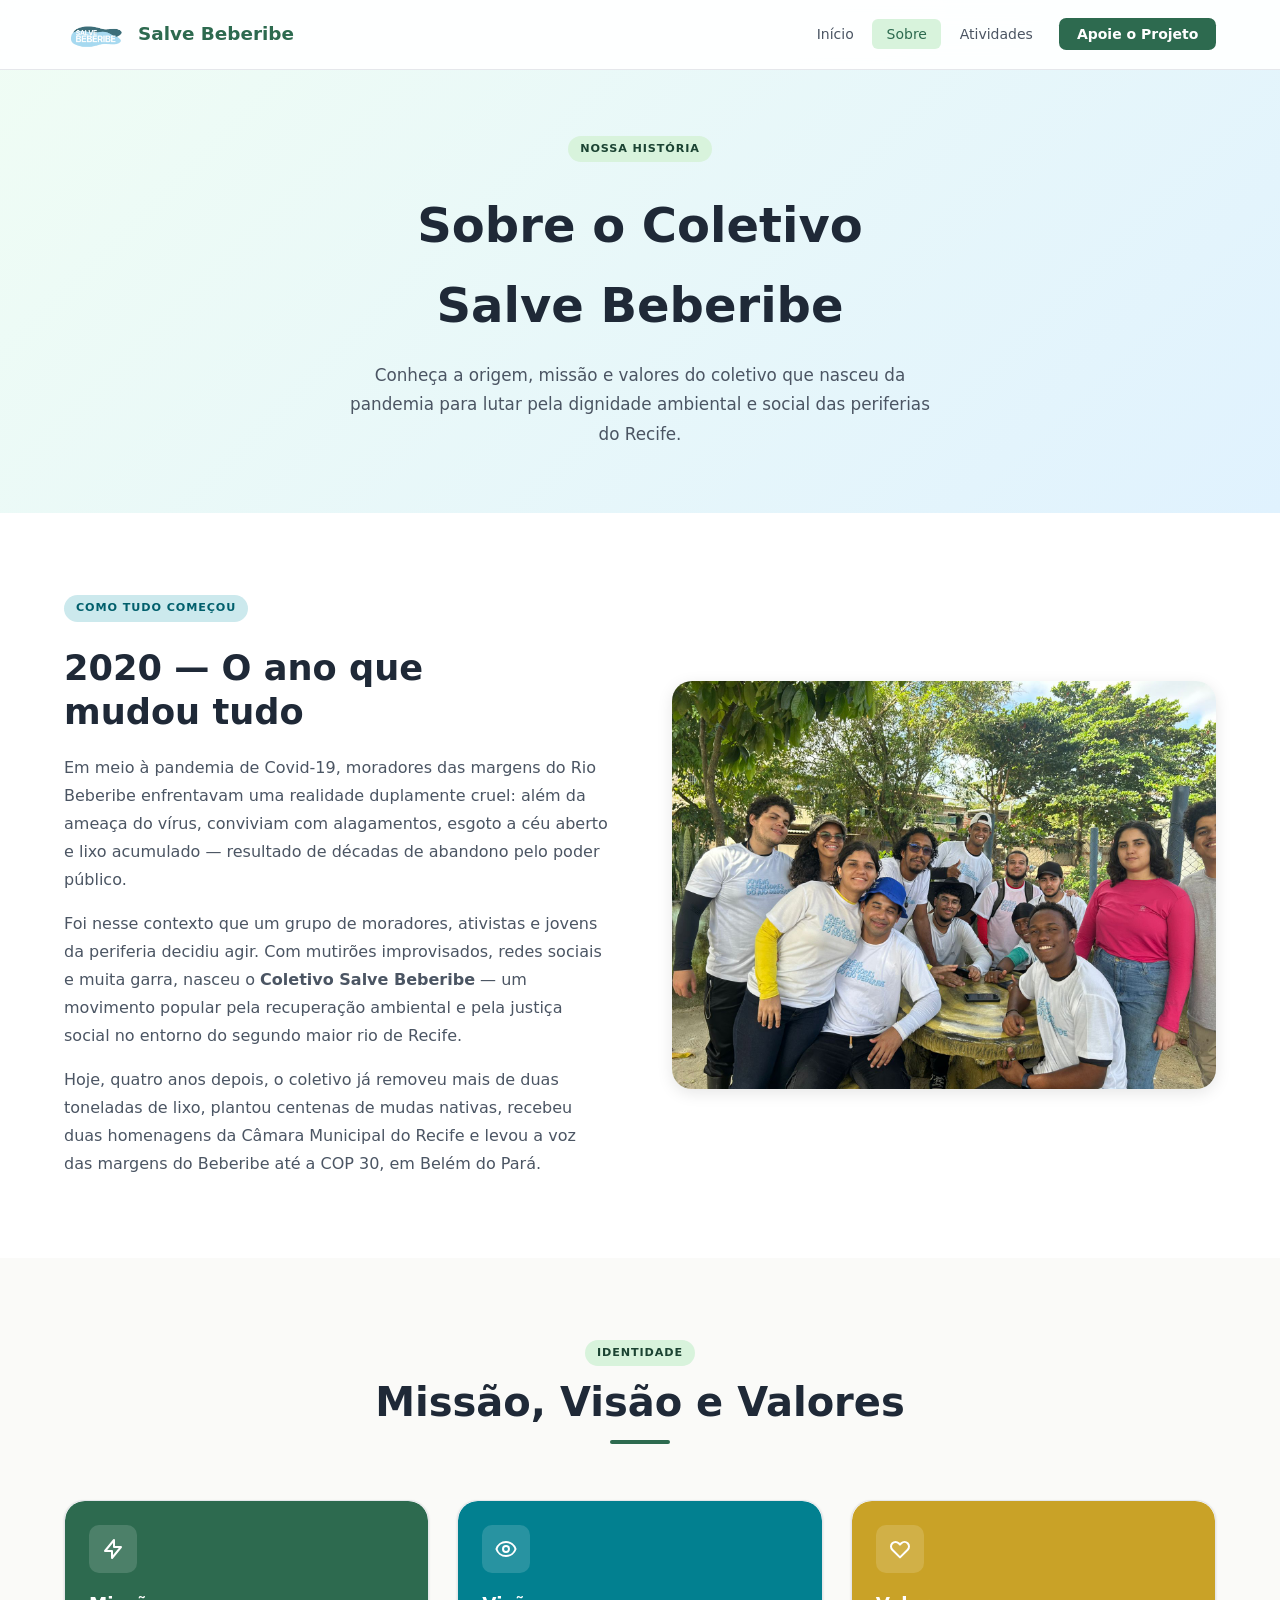
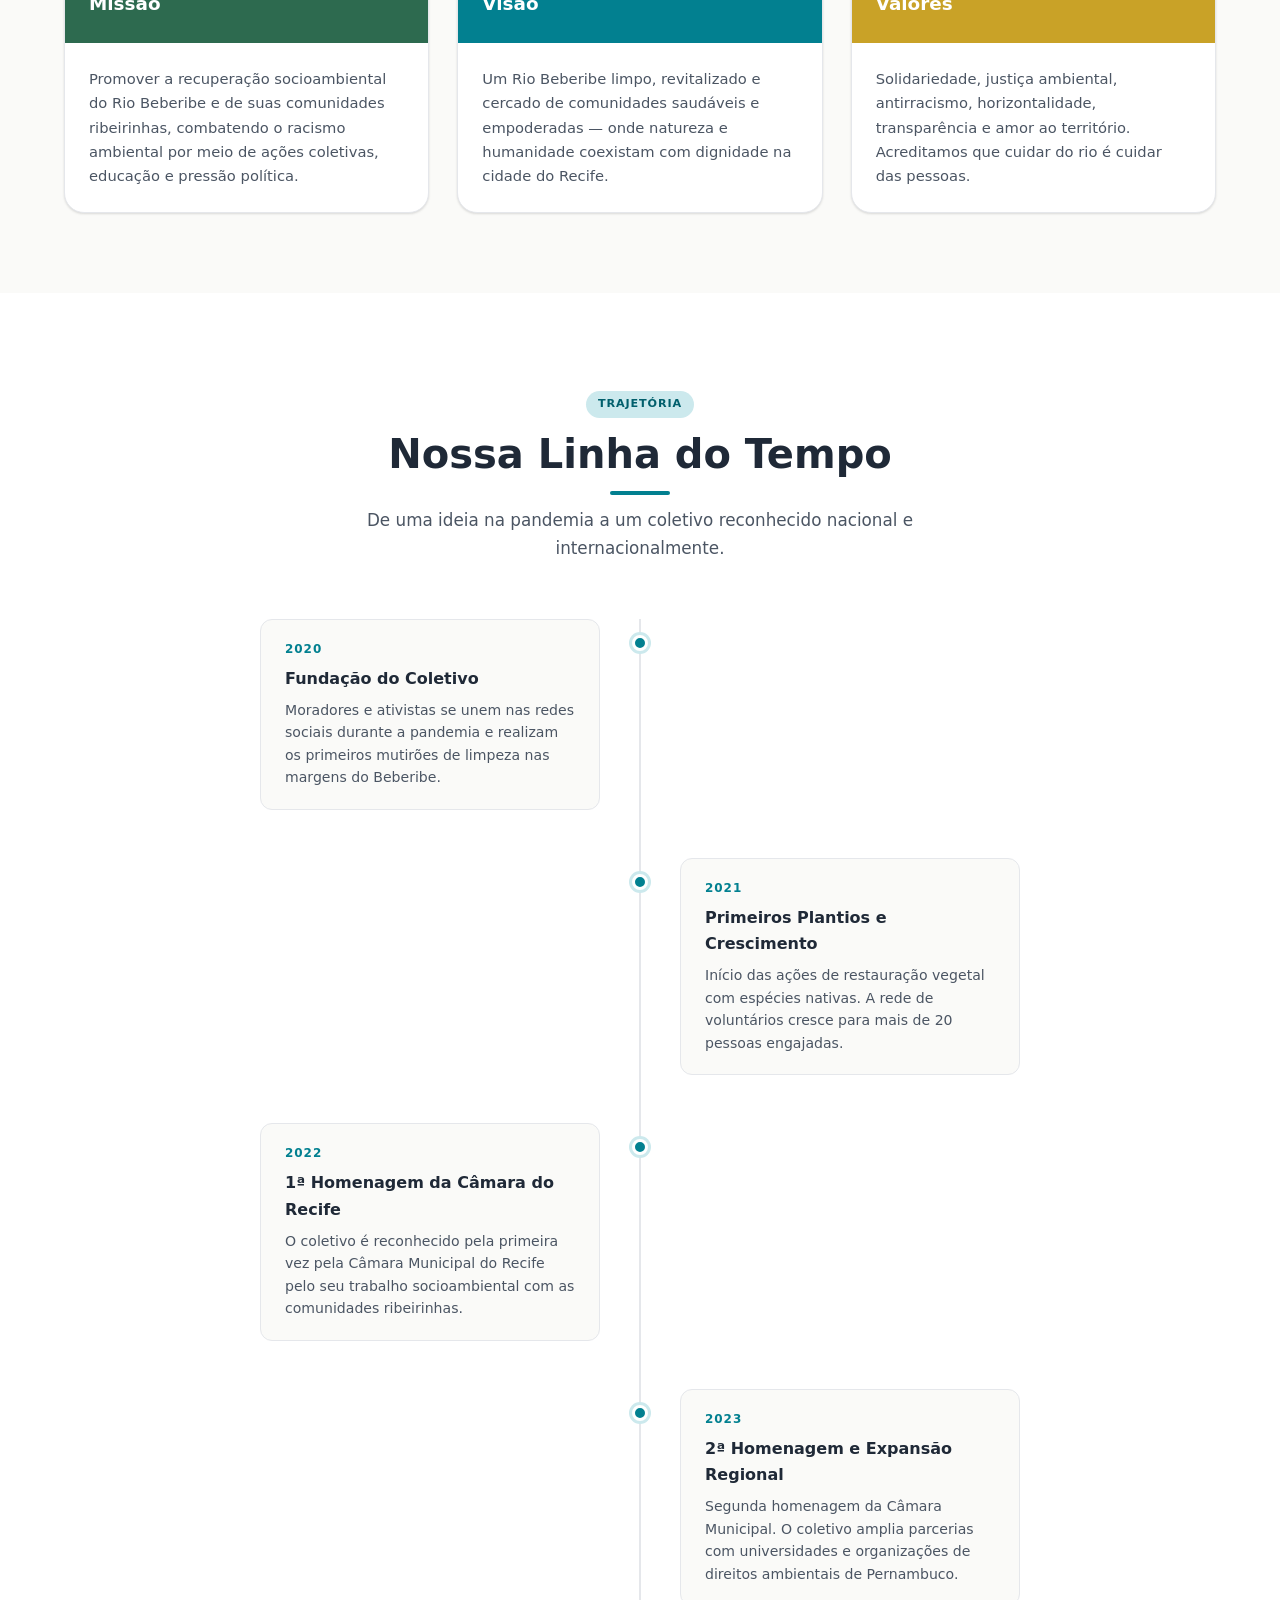
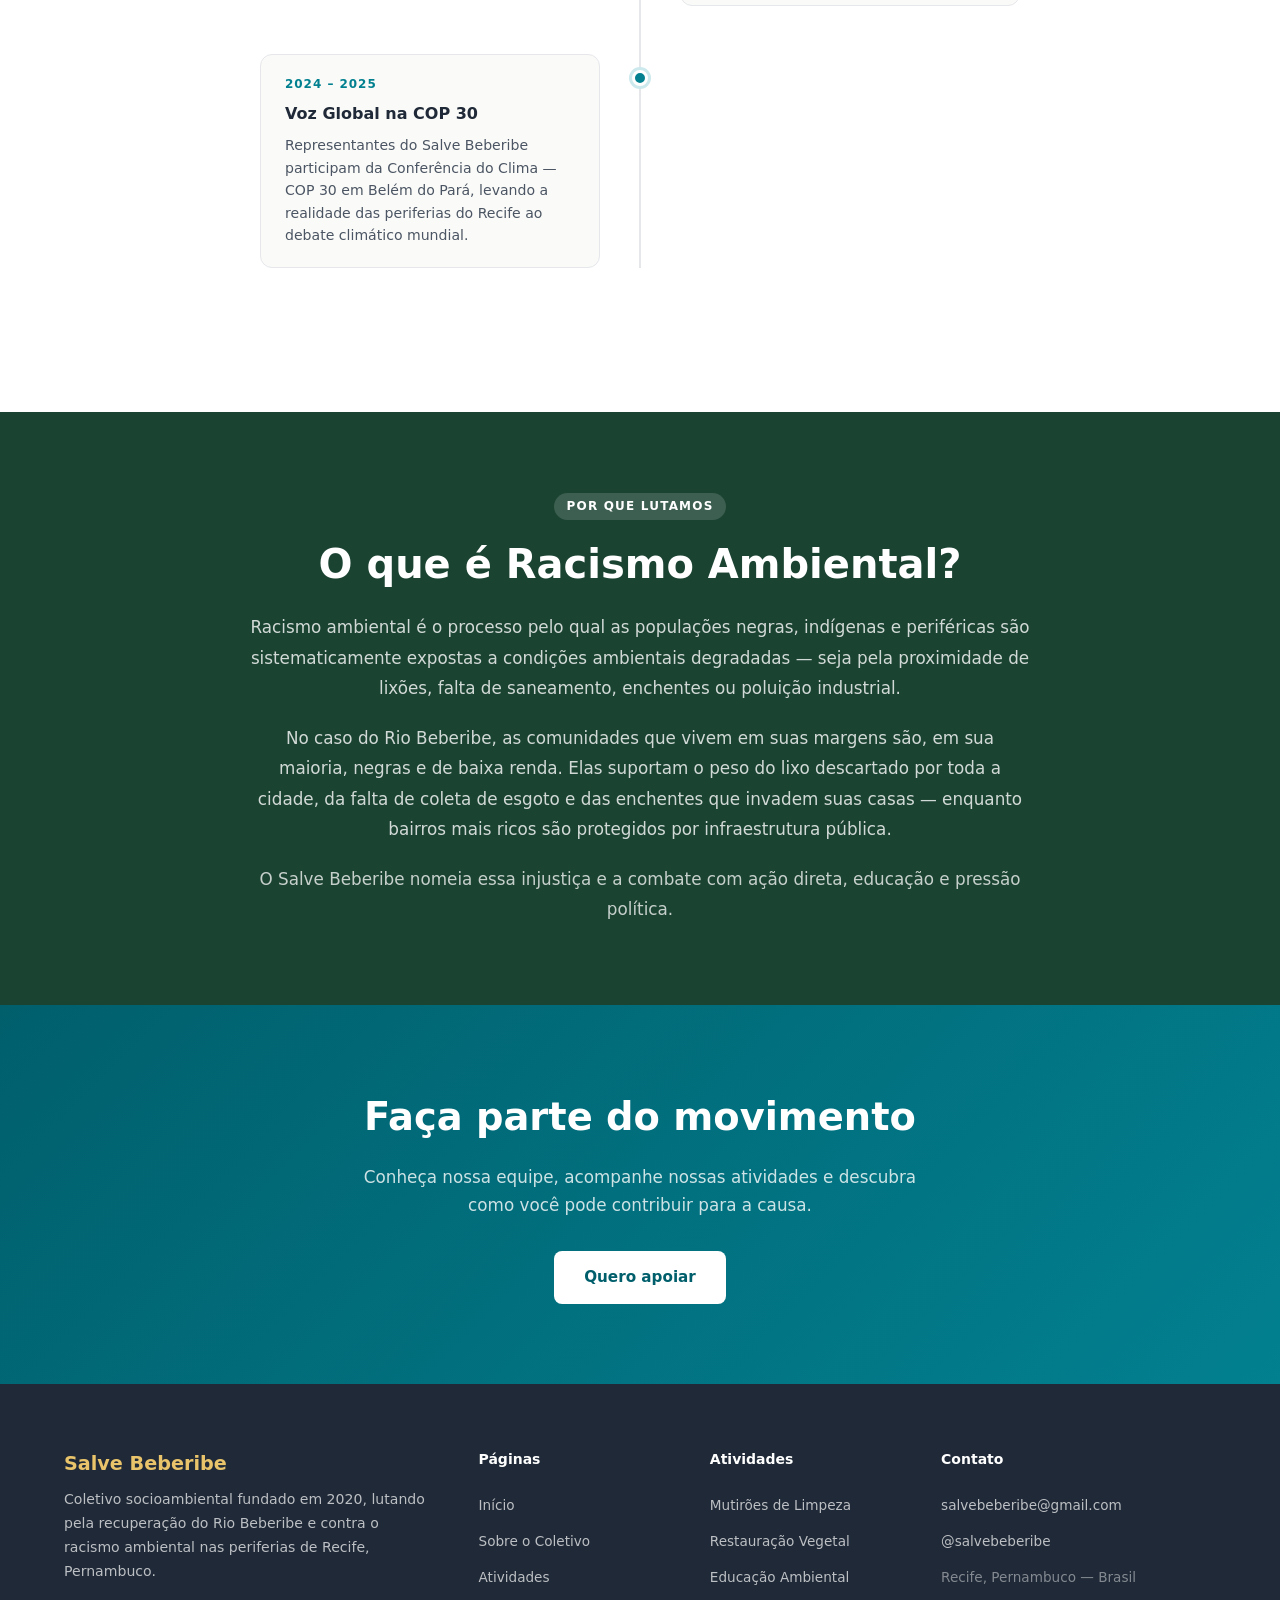
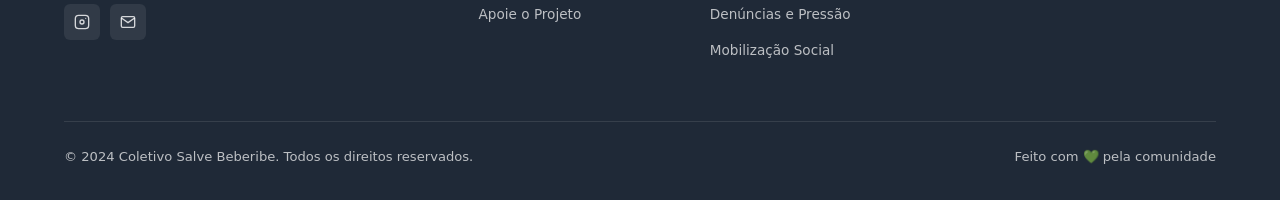
<file: sobre.html>
<!DOCTYPE html>
<html lang="pt-BR">
<head>
    <meta charset="UTF-8">
    <meta name="viewport" content="width=device-width, initial-scale=1.0">
    <meta name="description" content="Conheça a história do Coletivo Salve Beberibe — origem, missão, valores e a luta pelo Rio Beberibe no Recife.">
    <title>Sobre | Salve Beberibe</title>
    <link rel="stylesheet" href="css/styles.css">
    <link rel="icon" href="images/Logo-Salve-Beberibe.png" type="image/png">
</head>
<body>

<!-- ───────────── NAVBAR ───────────── -->
<nav class="navbar" role="navigation" aria-label="Navegação principal">
    <div class="container navbar-inner">
        <a href="index.html" class="navbar-logo" aria-label="Salve Beberibe — Início">
            <img src="images/Logo-Salve-Beberibe.png" alt="Logo Salve Beberibe" onerror="this.style.display='none'">
            Salve Beberibe
        </a>
        <ul class="navbar-links" role="list">
            <li><a href="index.html">Início</a></li>
            <li><a href="sobre.html" class="active">Sobre</a></li>
            <li><a href="atividades.html">Atividades</a></li>
            <li><a href="apoie.html" class="btn-cta">Apoie o Projeto</a></li>
        </ul>
        <button class="hamburger" id="hamburger" aria-label="Abrir menu" aria-expanded="false">
            <span></span><span></span><span></span>
        </button>
    </div>
</nav>

<div id="mobile-menu" class="mobile-menu">
    <a href="index.html">Início</a>
    <a href="sobre.html">Sobre</a>
    <a href="atividades.html">Atividades</a>
    <a href="apoie.html" class="btn-cta-mobile">Apoie o Projeto</a>
</div>

<!-- ───────────── PAGE HERO ───────────── -->
<section class="page-hero" style="padding: calc(var(--nav-h) + 4rem) 0 4rem; background: linear-gradient(135deg, #f0fdf4 0%, #e0f2fe 100%); text-align: center;">
    <div class="container">
        <span class="badge badge-green">Nossa história</span>
        <h1 style="font-size:clamp(2rem,5vw,3rem); font-weight:900; margin:.75rem 0 1rem; color:var(--gray-800)">Sobre o Coletivo<br>Salve Beberibe</h1>
        <p style="max-width:600px; margin:0 auto; color:var(--gray-600); font-size:1.05rem; line-height:1.75">
            Conheça a origem, missão e valores do coletivo que nasceu da pandemia
            para lutar pela dignidade ambiental e social das periferias do Recife.
        </p>
    </div>
</section>

<!-- ───────────── ORIGEM ───────────── -->
<section style="padding:5rem 0; background:#fff;">
    <div class="container">
        <div class="about-home-grid">
            <div class="reveal">
                <span class="badge badge-blue">Como tudo começou</span>
                <h2 style="font-size:clamp(1.6rem,3.5vw,2.2rem); font-weight:800; margin:.75rem 0 1.25rem; line-height:1.25">2020 — O ano que<br>mudou tudo</h2>
                <p style="color:var(--gray-600); line-height:1.75; margin-bottom:1rem">
                    Em meio à pandemia de Covid-19, moradores das margens do Rio Beberibe
                    enfrentavam uma realidade duplamente cruel: além da ameaça do vírus,
                    conviviam com alagamentos, esgoto a céu aberto e lixo acumulado —
                    resultado de décadas de abandono pelo poder público.
                </p>
                <p style="color:var(--gray-600); line-height:1.75; margin-bottom:1rem">
                    Foi nesse contexto que um grupo de moradores, ativistas e jovens da
                    periferia decidiu agir. Com mutirões improvisados, redes sociais e
                    muita garra, nasceu o <strong>Coletivo Salve Beberibe</strong> —
                    um movimento popular pela recuperação ambiental e pela justiça social
                    no entorno do segundo maior rio de Recife.
                </p>
                <p style="color:var(--gray-600); line-height:1.75">
                    Hoje, quatro anos depois, o coletivo já removeu mais de duas toneladas
                    de lixo, plantou centenas de mudas nativas, recebeu duas homenagens
                    da Câmara Municipal do Recife e levou a voz das margens do Beberibe
                    até a COP 30, em Belém do Pará.
                </p>
            </div>
            <div class="about-home-img reveal">
                <img src="images/foto-feliz.jpeg" alt="Primeiro mutirão de limpeza do Rio Beberibe">
            </div>
        </div>
    </div>
</section>

<!-- ───────────── MISSÃO / VISÃO / VALORES ───────────── -->
<section style="padding:5rem 0; background:var(--cream);">
    <div class="container">
        <div class="section-header reveal">
            <span class="badge badge-green">Identidade</span>
            <h2>Missão, Visão e Valores</h2>
            <div class="divider divider-green"></div>
        </div>
        <div style="display:grid; grid-template-columns: repeat(auto-fit, minmax(280px,1fr)); gap:1.75rem;">
            <div class="activity-card reveal" style="padding:0">
                <div style="background:var(--green); padding:1.5rem; border-radius:var(--radius-lg) var(--radius-lg) 0 0;">
                    <div style="width:48px;height:48px;background:rgba(255,255,255,.15);border-radius:.625rem;display:flex;align-items:center;justify-content:center;margin-bottom:1rem">
                        <svg xmlns="http://www.w3.org/2000/svg" fill="none" viewBox="0 0 24 24" stroke="#fff" stroke-width="2" width="24" height="24"><path stroke-linecap="round" stroke-linejoin="round" d="M13 10V3L4 14h7v7l9-11h-7z"/></svg>
                    </div>
                    <h3 style="color:#fff;font-size:1.15rem;font-weight:800">Missão</h3>
                </div>
                <div class="activity-card-body">
                    <p>Promover a recuperação socioambiental do Rio Beberibe e de suas comunidades ribeirinhas, combatendo o racismo ambiental por meio de ações coletivas, educação e pressão política.</p>
                </div>
            </div>
            <div class="activity-card reveal" style="padding:0">
                <div style="background:var(--blue); padding:1.5rem; border-radius:var(--radius-lg) var(--radius-lg) 0 0;">
                    <div style="width:48px;height:48px;background:rgba(255,255,255,.15);border-radius:.625rem;display:flex;align-items:center;justify-content:center;margin-bottom:1rem">
                        <svg xmlns="http://www.w3.org/2000/svg" fill="none" viewBox="0 0 24 24" stroke="#fff" stroke-width="2" width="24" height="24"><path stroke-linecap="round" stroke-linejoin="round" d="M15 12a3 3 0 11-6 0 3 3 0 016 0z"/><path stroke-linecap="round" stroke-linejoin="round" d="M2.458 12C3.732 7.943 7.523 5 12 5c4.478 0 8.268 2.943 9.542 7-1.274 4.057-5.064 7-9.542 7-4.477 0-8.268-2.943-9.542-7z"/></svg>
                    </div>
                    <h3 style="color:#fff;font-size:1.15rem;font-weight:800">Visão</h3>
                </div>
                <div class="activity-card-body">
                    <p>Um Rio Beberibe limpo, revitalizado e cercado de comunidades saudáveis e empoderadas — onde natureza e humanidade coexistam com dignidade na cidade do Recife.</p>
                </div>
            </div>
            <div class="activity-card reveal" style="padding:0">
                <div style="background:var(--yellow-dark); padding:1.5rem; border-radius:var(--radius-lg) var(--radius-lg) 0 0;">
                    <div style="width:48px;height:48px;background:rgba(255,255,255,.15);border-radius:.625rem;display:flex;align-items:center;justify-content:center;margin-bottom:1rem">
                        <svg xmlns="http://www.w3.org/2000/svg" fill="none" viewBox="0 0 24 24" stroke="#fff" stroke-width="2" width="24" height="24"><path stroke-linecap="round" stroke-linejoin="round" d="M4.318 6.318a4.5 4.5 0 000 6.364L12 20.364l7.682-7.682a4.5 4.5 0 00-6.364-6.364L12 7.636l-1.318-1.318a4.5 4.5 0 00-6.364 0z"/></svg>
                    </div>
                    <h3 style="color:#fff;font-size:1.15rem;font-weight:800">Valores</h3>
                </div>
                <div class="activity-card-body">
                    <p>Solidariedade, justiça ambiental, antirracismo, horizontalidade, transparência e amor ao território. Acreditamos que cuidar do rio é cuidar das pessoas.</p>
                </div>
            </div>
        </div>
    </div>
</section>

<!-- ───────────── LINHA DO TEMPO ───────────── -->
<section class="timeline-section">
    <div class="container">
        <div class="section-header reveal">
            <span class="badge badge-blue">Trajetória</span>
            <h2>Nossa Linha do Tempo</h2>
            <div class="divider divider-blue"></div>
            <p>De uma ideia na pandemia a um coletivo reconhecido nacional e internacionalmente.</p>
        </div>
        <div class="timeline">
            <div class="timeline-item">
                <div class="timeline-dot"></div>
                <div class="timeline-content reveal">
                    <div class="timeline-year">2020</div>
                    <h3>Fundação do Coletivo</h3>
                    <p>Moradores e ativistas se unem nas redes sociais durante a pandemia e realizam os primeiros mutirões de limpeza nas margens do Beberibe.</p>
                </div>
            </div>
            <div class="timeline-item">
                <div class="timeline-dot"></div>
                <div class="timeline-content reveal">
                    <div class="timeline-year">2021</div>
                    <h3>Primeiros Plantios e Crescimento</h3>
                    <p>Início das ações de restauração vegetal com espécies nativas. A rede de voluntários cresce para mais de 20 pessoas engajadas.</p>
                </div>
            </div>
            <div class="timeline-item">
                <div class="timeline-dot"></div>
                <div class="timeline-content reveal">
                    <div class="timeline-year">2022</div>
                    <h3>1ª Homenagem da Câmara do Recife</h3>
                    <p>O coletivo é reconhecido pela primeira vez pela Câmara Municipal do Recife pelo seu trabalho socioambiental com as comunidades ribeirinhas.</p>
                </div>
            </div>
            <div class="timeline-item">
                <div class="timeline-dot"></div>
                <div class="timeline-content reveal">
                    <div class="timeline-year">2023</div>
                    <h3>2ª Homenagem e Expansão Regional</h3>
                    <p>Segunda homenagem da Câmara Municipal. O coletivo amplia parcerias com universidades e organizações de direitos ambientais de Pernambuco.</p>
                </div>
            </div>
            <div class="timeline-item">
                <div class="timeline-dot"></div>
                <div class="timeline-content reveal">
                    <div class="timeline-year">2024 – 2025</div>
                    <h3>Voz Global na COP 30</h3>
                    <p>Representantes do Salve Beberibe participam da Conferência do Clima — COP 30 em Belém do Pará, levando a realidade das periferias do Recife ao debate climático mundial.</p>
                </div>
            </div>
        </div>
    </div>
</section>

<!-- ───────────── RACISMO AMBIENTAL ───────────── -->
<section style="padding:5rem 0; background:var(--green-dark); color:#fff; position:relative; overflow:hidden;">
    <div class="container" style="position:relative; z-index:1;">
        <div style="max-width:780px; margin:0 auto; text-align:center;">
            <span class="badge" style="background:rgba(255,255,255,.15); color:#fff; font-size:.75rem; letter-spacing:.1em; margin-bottom:1.25rem;">Por que lutamos</span>
            <h2 style="font-size:clamp(1.75rem,4vw,2.5rem); font-weight:900; margin-bottom:1.5rem; line-height:1.2">O que é Racismo Ambiental?</h2>
            <p style="color:rgba(255,255,255,.8); font-size:1.05rem; line-height:1.8; margin-bottom:1.25rem">
                Racismo ambiental é o processo pelo qual as populações negras, indígenas e periféricas
                são sistematicamente expostas a condições ambientais degradadas — seja pela proximidade
                de lixões, falta de saneamento, enchentes ou poluição industrial.
            </p>
            <p style="color:rgba(255,255,255,.8); font-size:1.05rem; line-height:1.8; margin-bottom:1.25rem">
                No caso do Rio Beberibe, as comunidades que vivem em suas margens são, em sua maioria,
                negras e de baixa renda. Elas suportam o peso do lixo descartado por toda a cidade,
                da falta de coleta de esgoto e das enchentes que invadem suas casas — enquanto bairros
                mais ricos são protegidos por infraestrutura pública.
            </p>
            <p style="color:rgba(255,255,255,.75); font-size:1.05rem; line-height:1.8">
                O Salve Beberibe nomeia essa injustiça e a combate com ação direta, educação e pressão política.
            </p>
        </div>
    </div>
</section>

<!-- ───────────── CTA ───────────── -->
<section class="cta-banner">
    <div class="container">
        <h2>Faça parte do movimento</h2>
        <p>Conheça nossa equipe, acompanhe nossas atividades e descubra como você pode contribuir para a causa.</p>
        <div class="btns">
            <a href="apoie.html" class="btn" style="background:#fff;color:var(--blue-dark);font-weight:700">Quero apoiar</a>
        </div>
    </div>
</section>

<!-- ───────────── FOOTER ───────────── -->
<footer class="footer">
    <div class="container">
        <div class="footer-grid">
            <div class="footer-brand">
                <h3>Salve Beberibe</h3>
                <p>Coletivo socioambiental fundado em 2020, lutando pela recuperação do Rio Beberibe e contra o racismo ambiental nas periferias de Recife, Pernambuco.</p>
                <div class="footer-social">
                    <a href="https://instagram.com/salvebeberibe" target="_blank" rel="noopener" aria-label="Instagram">
                        <svg xmlns="http://www.w3.org/2000/svg" viewBox="0 0 24 24" fill="none" stroke="currentColor" stroke-width="2" width="16" height="16"><rect x="2" y="2" width="20" height="20" rx="5"/><circle cx="12" cy="12" r="3"/><circle cx="17.5" cy="6.5" r="1" fill="currentColor" stroke="none"/></svg>
                    </a>
                    <a href="mailto:salvebeberibe@gmail.com" aria-label="E-mail">
                        <svg xmlns="http://www.w3.org/2000/svg" viewBox="0 0 24 24" fill="none" stroke="currentColor" stroke-width="2" width="16" height="16"><path d="M4 4h16c1.1 0 2 .9 2 2v12c0 1.1-.9 2-2 2H4c-1.1 0-2-.9-2-2V6c0-1.1.9-2 2-2z"/><polyline points="22,6 12,13 2,6"/></svg>
                    </a>
                </div>
            </div>
            <div class="footer-col">
                <h4>Páginas</h4>
                <ul>
                    <li><a href="index.html">Início</a></li>
                    <li><a href="sobre.html">Sobre o Coletivo</a></li>
                    <li><a href="atividades.html">Atividades</a></li>
                    <li><a href="apoie.html">Apoie o Projeto</a></li>
                </ul>
            </div>
            <div class="footer-col">
                <h4>Atividades</h4>
                <ul>
                    <li><a href="atividades.html#limpeza">Mutirões de Limpeza</a></li>
                    <li><a href="atividades.html#plantio">Restauração Vegetal</a></li>
                    <li><a href="atividades.html#educacao">Educação Ambiental</a></li>
                    <li><a href="atividades.html#denuncia">Denúncias e Pressão</a></li>
                    <li><a href="atividades.html#mobilizacao">Mobilização Social</a></li>
                </ul>
            </div>
            <div class="footer-col">
                <h4>Contato</h4>
                <ul>
                    <li><a href="mailto:salvebeberibe@gmail.com">salvebeberibe@gmail.com</a></li>
                    <li><a href="https://instagram.com/salvebeberibe" target="_blank" rel="noopener">@salvebeberibe</a></li>
                    <li><span style="color:rgba(255,255,255,.45);font-size:.85rem">Recife, Pernambuco — Brasil</span></li>
                </ul>
            </div>
        </div>
        <div class="footer-bottom">
            <span>© 2024 Coletivo Salve Beberibe. Todos os direitos reservados.</span>
            <span>Feito com 💚 pela comunidade</span>
        </div>
    </div>
</footer>

<button id="back-to-top" aria-label="Voltar ao topo">
    <svg xmlns="http://www.w3.org/2000/svg" fill="none" viewBox="0 0 24 24" stroke="currentColor" stroke-width="2.5" width="20" height="20"><path stroke-linecap="round" stroke-linejoin="round" d="M5 15l7-7 7 7"/></svg>
</button>

<script src="js/main.js"></script>
</body>
</html>
</file>
<file: css/styles.css>
/* =============================================
   SALVE BEBERIBE — Folha de Estilos Principal
   ============================================= */

/* --- Variaveis CSS --- */
:root {
    --green:       #2d6a4f;
    --green-dark:  #1b4332;
    --green-light: #d8f3dc;
    --blue:        #028090;
    --blue-dark:   #015f6c;
    --blue-light:  #cce9ed;
    --yellow:      #e9c46a;
    --yellow-dark: #c9a227;
    --cream:       #fafaf8;
    --gray-100:    #f3f4f6;
    --gray-200:    #e5e7eb;
    --gray-600:    #4b5563;
    --gray-800:    #1f2937;
    --white:       #ffffff;
    --shadow-sm:   0 1px 3px rgba(0,0,0,.08), 0 1px 2px rgba(0,0,0,.06);
    --shadow-md:   0 4px 16px rgba(0,0,0,.10);
    --shadow-lg:   0 10px 40px rgba(0,0,0,.14);
    --radius:      .75rem;
    --radius-lg:   1.25rem;
    --transition:  .3s ease;
    --nav-h:       70px;
}

/* --- Reset / Base --- */
*, *::before, *::after { box-sizing: border-box; margin: 0; padding: 0; }

html { scroll-behavior: smooth; font-size: 16px; }

body {
    font-family: 'Segoe UI', system-ui, -apple-system, sans-serif;
    background: var(--cream);
    color: var(--gray-800);
    line-height: 1.65;
    -webkit-font-smoothing: antialiased;
}

img { display: block; max-width: 100%; height: auto; }
a  { text-decoration: none; color: inherit; }
ul { list-style: none; }
button { cursor: pointer; border: none; background: none; }

/* --- Utilitários --- */
.container {
    max-width: 1200px;
    margin-inline: auto;
    padding-inline: 1.5rem;
}

/* Ajuste fluido do container em telas pequenas */
@media (max-width: 768px) {
    .container { padding-inline: 1rem; }
}
@media (max-width: 480px) {
    .container { padding-inline: .75rem; }
}

.section-header {
    text-align: center;
    margin-bottom: 3.5rem;
}
.section-header h2 {
    font-size: clamp(1.75rem, 4vw, 2.5rem);
    font-weight: 800;
    color: var(--gray-800);
    line-height: 1.2;
}
.section-header p {
    margin-top: .75rem;
    max-width: 640px;
    margin-inline: auto;
    color: var(--gray-600);
    font-size: 1.05rem;
}
.divider {
    width: 60px;
    height: 4px;
    border-radius: 2px;
    margin: .85rem auto 0;
}
.divider-blue   { background: var(--blue); }
.divider-green  { background: var(--green); }
.divider-yellow { background: var(--yellow-dark); }

.badge {
    display: inline-block;
    font-size: .7rem;
    font-weight: 700;
    letter-spacing: .08em;
    text-transform: uppercase;
    padding: .25rem .75rem;
    border-radius: 999px;
    margin-bottom: .75rem;
}
.badge-green  { background: var(--green-light); color: var(--green-dark); }
.badge-blue   { background: var(--blue-light);  color: var(--blue-dark); }
.badge-yellow { background: #fef9ec; color: var(--yellow-dark); }

/* --- Botões --- */
.btn {
    display: inline-flex;
    align-items: center;
    justify-content: center;
    gap: .5rem;
    padding: .75rem 1.75rem;
    border-radius: .5rem;
    font-weight: 600;
    font-size: .95rem;
    transition: var(--transition);
    border: 2px solid transparent;
    white-space: nowrap;
}

/* Em telas pequenas, botões primários ocupam largura total para melhor usabilidade */
@media (max-width: 768px) {
    .btn { width: 100%; justify-content: center; }
}
.btn-primary   { background: var(--green);  color: #fff; }
.btn-primary:hover { background: var(--green-dark); transform: translateY(-1px); box-shadow: var(--shadow-md); }

.btn-secondary { background: var(--green-light); color: var(--green-dark); }
.btn-secondary:hover { background: #b7e4c7; transform: translateY(-1px); }

.btn-outline-white { border-color: rgba(255,255,255,.6); color: #fff; }
.btn-outline-white:hover { background: rgba(255,255,255,.12); }

.btn-blue  { background: var(--blue);  color: #fff; }
.btn-blue:hover { background: var(--blue-dark); transform: translateY(-1px); box-shadow: var(--shadow-md); }

.btn-outline { border-color: var(--gray-200); color: var(--gray-800); background: #fff; }
.btn-outline:hover { background: var(--gray-100); }

/* --- Navbar --- */
.navbar {
    position: fixed;
    inset: 0 0 auto 0;
    z-index: 1000;
    background: rgba(255,255,255,.92);
    backdrop-filter: blur(12px);
    -webkit-backdrop-filter: blur(12px);
    border-bottom: 1px solid var(--gray-200);
    height: var(--nav-h);
    transition: background var(--transition), box-shadow var(--transition);
}
.navbar.scrolled { box-shadow: var(--shadow-md); }

.navbar-inner {
    display: flex;
    align-items: center;
    justify-content: space-between;
    height: 100%;
}

.navbar-logo {
    display: flex;
    align-items: center;
    gap: .625rem;
    font-weight: 800;
    font-size: 1.15rem;
    color: var(--green);
    flex-shrink: 0;
}
.navbar-logo img { height: 36px; }

.navbar-links {
    display: flex;
    align-items: center;
    gap: .25rem;
}
.navbar-links a {
    padding: .45rem .9rem;
    border-radius: .375rem;
    font-size: .875rem;
    font-weight: 500;
    color: var(--gray-600);
    transition: var(--transition);
}
.navbar-links a:hover,
.navbar-links a.active { color: var(--green); background: var(--green-light); }
.navbar-links .btn-cta {
    margin-left: .5rem;
    padding: .5rem 1.1rem;
    background: var(--green);
    color: #fff;
    border-radius: .45rem;
    font-size: .875rem;
    font-weight: 600;
}
.navbar-links .btn-cta:hover { background: var(--green-dark); }

/* Hamburguer */
.hamburger {
    display: none;
    flex-direction: column;
    justify-content: center;
    gap: 5px;
    padding: .5rem;
    border-radius: .375rem;
    transition: var(--transition);
}
.hamburger:hover { background: var(--gray-100); }
.hamburger span {
    display: block;
    width: 22px;
    height: 2px;
    background: var(--gray-800);
    border-radius: 2px;
    transition: var(--transition);
}
.hamburger.open span:nth-child(1) { transform: translateY(7px) rotate(45deg); }
.hamburger.open span:nth-child(2) { opacity: 0; }
.hamburger.open span:nth-child(3) { transform: translateY(-7px) rotate(-45deg); }

/* Mobile menu */
.mobile-menu {
    display: none;
    position: fixed;
    top: var(--nav-h);
    left: 0; right: 0;
    background: #fff;
    border-bottom: 1px solid var(--gray-200);
    padding: 1rem 1.5rem 1.5rem;
    z-index: 999;
    transform: translateY(-8px);
    opacity: 0;
    transition: opacity var(--transition), transform var(--transition);
}
.mobile-menu.open {
    display: block;
    transform: translateY(0);
    opacity: 1;
}
.mobile-menu a {
    display: block;
    padding: .75rem 1rem;
    border-radius: .45rem;
    color: var(--gray-600);
    font-weight: 500;
    transition: var(--transition);
}
.mobile-menu a { font-size: 1rem; }
.mobile-menu a:hover { color: var(--green); background: var(--green-light); }
.mobile-menu .btn-cta-mobile {
    display: block;
    margin-top: .75rem;
    padding: .75rem 1.25rem;
    background: var(--green);
    color: #fff;
    border-radius: .5rem;
    font-weight: 700;
    text-align: center;
}

/* --- Hero --- */
.hero {
    min-height: 100vh;
    display: flex;
    align-items: center;
    padding-top: var(--nav-h);
    position: relative;
    overflow: hidden;
    background: linear-gradient(135deg, #f0fdf4 0%, #e0f2fe 50%, #fff7ed 100%);
}
.hero::before {
    content: '';
    position: absolute;
    inset: 0;
    background:
        radial-gradient(circle at 10% 20%, rgba(45,106,79,.08) 0%, transparent 50%),
        radial-gradient(circle at 90% 80%, rgba(2,128,144,.08) 0%, transparent 50%);
    pointer-events: none;
}
.hero-grid {
    display: grid;
    grid-template-columns: 1fr 1fr;
    gap: 4rem;
    align-items: center;
}
.hero-eyebrow {
    font-size: .8rem;
    font-weight: 700;
    letter-spacing: .12em;
    text-transform: uppercase;
    color: var(--blue);
    margin-bottom: 1rem;
    display: flex;
    align-items: center;
    gap: .5rem;
}
.hero-eyebrow::before {
    content: '';
    display: inline-block;
    width: 28px;
    height: 2px;
    background: var(--blue);
    border-radius: 2px;
}
.hero h1 {
    font-size: clamp(2.2rem, 5vw, 3.5rem);
    font-weight: 900;
    line-height: 1.1;
    color: var(--gray-800);
    margin-bottom: 1.25rem;
}
.hero h1 span { color: var(--blue); }
.hero-desc {
    font-size: 1.1rem;
    color: var(--gray-600);
    max-width: 500px;
    margin-bottom: 2rem;
    line-height: 1.7;
}
.hero-btns { display: flex; flex-wrap: wrap; gap: .75rem; }

.hero-stats {
    display: flex;
    gap: 2rem;
    margin-top: 3rem;
    padding-top: 2rem;
    border-top: 1px solid var(--gray-200);
}
.stat-item { }
.stat-num {
    font-size: 1.75rem;
    font-weight: 900;
    color: var(--green);
    line-height: 1;
}
.stat-label { font-size: .78rem; color: var(--gray-600); margin-top: .2rem; }

.hero-img-wrap {
    position: relative;
}
.hero-img-wrap img {
    width: 100%;
    border-radius: var(--radius-lg);
    box-shadow: var(--shadow-lg);
    aspect-ratio: 4/3;
    object-fit: cover;
}
.hero-img-card {
    position: absolute;
    bottom: -1.5rem;
    left: -1.5rem;
    background: #fff;
    border-radius: var(--radius);
    padding: 1rem 1.25rem;
    box-shadow: var(--shadow-lg);
    display: flex;
    align-items: center;
    gap: .875rem;
}
.hero-img-card .icon {
    width: 44px;
    height: 44px;
    border-radius: .5rem;
    background: var(--green-light);
    display: flex;
    align-items: center;
    justify-content: center;
    flex-shrink: 0;
}
.hero-img-card .icon svg { width: 22px; height: 22px; color: var(--green); }
.hero-img-card strong { display: block; font-size: .9rem; color: var(--gray-800); }
.hero-img-card span { font-size: .75rem; color: var(--gray-600); }

/* --- Seção Sobre Resumida (home) --- */
.about-home {
    padding: 6rem 0;
    background: #fff;
}
.about-home-grid {
    display: grid;
    grid-template-columns: 1fr 1fr;
    gap: 4rem;
    align-items: center;
}
.about-home-img {
    border-radius: var(--radius-lg);
    overflow: hidden;
    box-shadow: var(--shadow-md);
}
.about-home-img img { width: 100%; aspect-ratio: 4/3; object-fit: cover; }
.about-pill {
    display: inline-flex;
    align-items: center;
    gap: .5rem;
    background: var(--green-light);
    color: var(--green-dark);
    font-size: .8rem;
    font-weight: 700;
    padding: .35rem .9rem;
    border-radius: 999px;
    margin-bottom: 1rem;
}
.about-home h2 {
    font-size: clamp(1.6rem, 3.5vw, 2.2rem);
    font-weight: 800;
    line-height: 1.25;
    margin-bottom: 1.25rem;
}
.about-home p { color: var(--gray-600); line-height: 1.75; margin-bottom: 1rem; }
.check-list { margin-top: 1.5rem; }
.check-list li {
    display: flex;
    align-items: flex-start;
    gap: .75rem;
    color: var(--gray-600);
    font-size: .95rem;
    margin-bottom: .75rem;
}
.check-list li::before {
    content: '';
    width: 20px;
    height: 20px;
    background: var(--green-light);
    border-radius: 50%;
    flex-shrink: 0;
    margin-top: .1rem;
    background-image: url("data:image/svg+xml,%3Csvg xmlns='http://www.w3.org/2000/svg' viewBox='0 0 24 24' fill='none' stroke='%232d6a4f' stroke-width='2.5'%3E%3Cpath d='M5 13l4 4L19 7'/%3E%3C/svg%3E");
    background-size: 12px;
    background-repeat: no-repeat;
    background-position: center;
}

/* --- Atividades Cards --- */
.activities-section {
    padding: 6rem 0;
    background: var(--cream);
}
.activities-grid {
    display: grid;
    grid-template-columns: repeat(3, 1fr);
    gap: 1.75rem;
}
.activity-card {
    background: #fff;
    border-radius: var(--radius-lg);
    overflow: hidden;
    box-shadow: var(--shadow-sm);
    transition: var(--transition);
    border: 1px solid var(--gray-200);
    display: flex;
    flex-direction: column;
}
.activity-card:hover { box-shadow: var(--shadow-lg); transform: translateY(-4px); }
.activity-card img { width: 100%; height: 200px; object-fit: cover; }
.activity-card-body { padding: 1.5rem; flex: 1; display: flex; flex-direction: column; }
.activity-card-body h3 { font-size: 1.1rem; font-weight: 700; margin-bottom: .6rem; color: var(--blue); }
.activity-card-body p { color: var(--gray-600); font-size: .92rem; line-height: 1.65; flex: 1; }
.activity-card-footer { padding: 0 1.5rem 1.5rem; }
.activity-card-footer a { font-size: .85rem; font-weight: 600; color: var(--green); display: inline-flex; align-items: center; gap: .3rem; }
.activity-card-footer a:hover { color: var(--green-dark); }

/* --- Conquistas / Stats --- */
.stats-section {
    padding: 6rem 0;
    background: linear-gradient(135deg, var(--green-dark) 0%, var(--green) 60%, var(--blue-dark) 100%);
    color: #fff;
    position: relative;
    overflow: hidden;
}
.stats-section::before {
    content: '';
    position: absolute;
    inset: 0;
    background: url("data:image/svg+xml,%3Csvg width='60' height='60' viewBox='0 0 60 60' xmlns='http://www.w3.org/2000/svg'%3E%3Cg fill='none' fill-rule='evenodd'%3E%3Cg fill='%23ffffff' fill-opacity='0.03'%3E%3Ccircle cx='30' cy='30' r='8'/%3E%3C/g%3E%3C/g%3E%3C/svg%3E");
    pointer-events: none;
}
.stats-section .section-header h2 { color: #fff; }
.stats-section .section-header p { color: rgba(255,255,255,.75); }
.stats-grid {
    display: grid;
    grid-template-columns: repeat(4, 1fr);
    gap: 2rem;
}
.stat-card {
    background: rgba(255,255,255,.1);
    backdrop-filter: blur(8px);
    border: 1px solid rgba(255,255,255,.15);
    border-radius: var(--radius-lg);
    padding: 2rem 1.5rem;
    text-align: center;
    transition: var(--transition);
}
.stat-card:hover { background: rgba(255,255,255,.15); transform: translateY(-3px); }
.stat-card-num {
    font-size: 2.25rem;
    font-weight: 900;
    color: var(--yellow);
    line-height: 1;
    display: block;
}
.stat-card-label { font-size: .85rem; color: rgba(255,255,255,.85); margin-top: .6rem; line-height: 1.4; }
.stat-card-icon {
    width: 48px;
    height: 48px;
    background: rgba(255,255,255,.12);
    border-radius: .625rem;
    display: flex;
    align-items: center;
    justify-content: center;
    margin: 0 auto 1.25rem;
}
.stat-card-icon svg { width: 24px; height: 24px; stroke: var(--yellow); }

/* --- Timeline / História --- */
.timeline-section {
    padding: 6rem 0;
    background: #fff;
}
.timeline {
    max-width: 780px;
    margin: 0 auto;
    position: relative;
}
.timeline::before {
    content: '';
    position: absolute;
    left: 50%;
    transform: translateX(-50%);
    top: 0; bottom: 0;
    width: 2px;
    background: var(--gray-200);
}
.timeline-item {
    display: flex;
    justify-content: flex-end;
    padding-right: calc(50% + 2.5rem);
    position: relative;
    margin-bottom: 3rem;
}
.timeline-item:nth-child(even) {
    justify-content: flex-start;
    padding-right: 0;
    padding-left: calc(50% + 2.5rem);
}
.timeline-dot {
    position: absolute;
    left: 50%;
    transform: translateX(-50%);
    width: 16px;
    height: 16px;
    background: var(--blue);
    border-radius: 50%;
    border: 3px solid #fff;
    box-shadow: 0 0 0 3px var(--blue-light);
    top: 1rem;
}
.timeline-content {
    background: var(--cream);
    border: 1px solid var(--gray-200);
    border-radius: var(--radius);
    padding: 1.25rem 1.5rem;
    max-width: 340px;
}
.timeline-year {
    font-size: .75rem;
    font-weight: 700;
    letter-spacing: .08em;
    text-transform: uppercase;
    color: var(--blue);
    margin-bottom: .4rem;
}
.timeline-content h3 { font-size: 1rem; font-weight: 700; color: var(--gray-800); margin-bottom: .4rem; }
.timeline-content p  { font-size: .88rem; color: var(--gray-600); line-height: 1.6; }

/* --- Equipe --- */
.team-section {
    padding: 6rem 0;
    background: var(--cream);
}
.team-grid {
    display: grid;
    grid-template-columns: repeat(auto-fill, minmax(180px, 1fr));
    gap: 2rem;
}
.team-card {
    text-align: center;
    background: #fff;
    border-radius: var(--radius-lg);
    padding: 1.75rem 1rem;
    border: 1px solid var(--gray-200);
    box-shadow: var(--shadow-sm);
    transition: var(--transition);
}
.team-card:hover { box-shadow: var(--shadow-md); transform: translateY(-3px); }
.team-card img {
    width: 88px;
    height: 88px;
    border-radius: 50%;
    object-fit: cover;
    margin: 0 auto .875rem;
    border: 3px solid var(--green-light);
}
.team-card h4 { font-size: .95rem; font-weight: 700; color: var(--gray-800); margin-bottom: .25rem; }
.team-card p  { font-size: .78rem; font-weight: 600; padding: .2rem .65rem; border-radius: 999px; display: inline-block; }
.team-card .role-coord { background: var(--green-light); color: var(--green-dark); }
.team-card .role-comm  { background: var(--blue-light);  color: var(--blue-dark); }
.team-card .role-other { background: var(--gray-100);    color: var(--gray-600); }

/* --- Gallery --- */
.gallery-grid {
    display: grid;
    grid-template-columns: repeat(3, 1fr);
    grid-template-rows: auto auto;
    gap: 1rem;
}
.gallery-grid img {
    width: 100%;
    height: 220px;
    object-fit: cover;
    border-radius: var(--radius);
    transition: var(--transition);
    cursor: pointer;
}
.gallery-grid img:hover { opacity: .88; transform: scale(1.01); }
.gallery-grid .featured {
    grid-column: span 2;
    height: 300px;
}

/* Lightbox */
.lightbox {
    display: none;
    position: fixed;
    inset: 0;
    z-index: 2000;
    background: rgba(0,0,0,.9);
    align-items: center;
    justify-content: center;
}
.lightbox.open { display: flex; }
.lightbox img { max-width: 90vw; max-height: 85vh; border-radius: var(--radius); }
.lightbox-close {
    position: absolute;
    top: 1.5rem;
    right: 1.5rem;
    color: #fff;
    font-size: 2rem;
    line-height: 1;
    cursor: pointer;
    width: 40px;
    height: 40px;
    display: flex;
    align-items: center;
    justify-content: center;
    border-radius: 50%;
    background: rgba(255,255,255,.1);
    transition: var(--transition);
}
.lightbox-close:hover { background: rgba(255,255,255,.2); }

/* --- CTA Banner --- */
.cta-banner {
    padding: 5rem 0;
    background: linear-gradient(135deg, var(--blue-dark) 0%, var(--blue) 100%);
    text-align: center;
    color: #fff;
}
.cta-banner h2 { font-size: clamp(1.75rem, 4vw, 2.4rem); font-weight: 900; margin-bottom: 1rem; }
.cta-banner p { font-size: 1.05rem; color: rgba(255,255,255,.8); max-width: 600px; margin: 0 auto 2rem; }
.cta-banner .btns { display: flex; flex-wrap: wrap; justify-content: center; gap: 1rem; }

/* --- Apoie (Doação / Contato) --- */
.support-section {
    padding: 6rem 0;
    background: var(--cream);
}
.support-grid {
    display: grid;
    grid-template-columns: 1fr 1fr;
    gap: 3rem;
    align-items: start;
}
.support-card {
    background: #fff;
    border-radius: var(--radius-lg);
    padding: 2.5rem;
    border: 1px solid var(--gray-200);
    box-shadow: var(--shadow-sm);
}
.support-card h3 { font-size: 1.25rem; font-weight: 800; margin-bottom: 1rem; color: var(--gray-800); }
.support-use-list { margin-top: 1.25rem; }
.support-use-list li {
    display: flex;
    align-items: flex-start;
    gap: .875rem;
    padding: .75rem 0;
    border-bottom: 1px solid var(--gray-100);
    font-size: .92rem;
    color: var(--gray-600);
}
.support-use-list li:last-child { border-bottom: none; }
.support-use-list .use-icon {
    width: 36px;
    height: 36px;
    border-radius: .5rem;
    background: var(--green-light);
    display: flex;
    align-items: center;
    justify-content: center;
    flex-shrink: 0;
}
.support-use-list .use-icon svg { width: 18px; height: 18px; stroke: var(--green); }

.contact-options { margin-top: 1.5rem; display: flex; flex-direction: column; gap: .75rem; }
.contact-item {
    display: flex;
    align-items: center;
    gap: .875rem;
    padding: 1rem 1.25rem;
    background: var(--cream);
    border: 1px solid var(--gray-200);
    border-radius: var(--radius);
    transition: var(--transition);
}
.contact-item:hover { border-color: var(--blue); background: var(--blue-light); }
.contact-item .c-icon {
    width: 40px; height: 40px;
    border-radius: .45rem;
    background: var(--blue-light);
    color: var(--blue);
    display: flex;
    align-items: center;
    justify-content: center;
    flex-shrink: 0;
}
.contact-item .c-icon svg { width: 20px; height: 20px; stroke: var(--blue); }
.contact-item strong { display: block; font-size: .9rem; font-weight: 700; color: var(--gray-800); }
.contact-item span { font-size: .8rem; color: var(--gray-600); }

/* --- Partners --- */
.partners-section {
    padding: 4rem 0;
    background: #fff;
    border-top: 1px solid var(--gray-200);
}
.partners-label { text-align: center; font-size: .8rem; font-weight: 700; letter-spacing: .1em; text-transform: uppercase; color: var(--gray-600); margin-bottom: 2rem; }
.partners-row {
    display: flex;
    justify-content: center;
    flex-wrap: wrap;
    gap: 2rem;
    align-items: center;
}
.partner-item {
    background: var(--gray-100);
    border-radius: .5rem;
    padding: .75rem 1.5rem;
    font-size: .85rem;
    font-weight: 600;
    color: var(--gray-600);
    border: 1px solid var(--gray-200);
    white-space: nowrap;
}

/* --- Footer --- */
.footer {
    background: var(--gray-800);
    color: rgba(255,255,255,.7);
    padding: 4rem 0 2rem;
}
.footer-grid {
    display: grid;
    grid-template-columns: 2fr 1fr 1fr 1.5fr;
    gap: 3rem;
    margin-bottom: 3rem;
}
.footer-brand h3 { font-size: 1.2rem; font-weight: 800; color: var(--yellow); margin-bottom: .5rem; }
.footer-brand p { font-size: .88rem; line-height: 1.7; margin-bottom: 1.25rem; }
.footer-social { display: flex; gap: .625rem; }
.footer-social a {
    width: 36px; height: 36px;
    background: rgba(255,255,255,.08);
    border-radius: .375rem;
    display: flex;
    align-items: center;
    justify-content: center;
    transition: var(--transition);
}
.footer-social a:hover { background: rgba(255,255,255,.16); }
.footer-social svg { width: 16px; height: 16px; stroke: rgba(255,255,255,.8); }
.footer-col h4 { font-size: .875rem; font-weight: 700; color: #fff; margin-bottom: 1.25rem; }
.footer-col ul li { margin-bottom: .625rem; }
.footer-col ul li a { font-size: .85rem; transition: var(--transition); }
.footer-col ul li a:hover { color: var(--yellow); }
.footer-bottom {
    border-top: 1px solid rgba(255,255,255,.1);
    padding-top: 1.5rem;
    display: flex;
    justify-content: space-between;
    align-items: center;
    font-size: .82rem;
    flex-wrap: wrap;
    gap: .5rem;
}
.footer-bottom a { color: var(--yellow); }

/* --- Scroll-reveal --- */
.reveal {
    opacity: 0;
    transform: translateY(24px);
    transition: opacity .65s ease, transform .65s ease;
}
.reveal.revealed {
    opacity: 1;
    transform: translateY(0);
}

/* --- Responsivo --- */
@media (max-width: 1024px) {
    .hero-grid { gap: 2.5rem; }
    .stats-grid { grid-template-columns: repeat(2, 1fr); }
    .footer-grid { grid-template-columns: 1fr 1fr; }
}

@media (max-width: 768px) {
    .navbar-links { display: none; }
    .hamburger { display: flex; }

    .hero { min-height: auto; padding: calc(var(--nav-h) + 2rem) 0 3rem; }
    .hero-grid { grid-template-columns: 1fr; gap: 2.5rem; }
    .hero-img-card { display: none; }
    .hero-stats { flex-wrap: wrap; gap: 1rem 2rem; }

    .about-home-grid { grid-template-columns: 1fr; }
    .about-home-img { margin-top: 1rem; }
    .activities-grid { grid-template-columns: 1fr; }
    .stats-grid { grid-template-columns: repeat(2, 1fr); gap: 1rem; }
    .support-grid { grid-template-columns: 1fr; }
    .support-card { width: 100%; }
    .gallery-grid { grid-template-columns: 1fr 1fr; }
    .gallery-grid .featured { grid-column: span 2; }

    .timeline::before { left: 16px; }
    .timeline-item, .timeline-item:nth-child(even) {
        padding-left: 3.5rem;
        padding-right: 0;
        justify-content: flex-start;
    }
    .timeline-dot { left: 16px; }
    .timeline-content { max-width: 100%; }

    .footer-grid { grid-template-columns: 1fr 1fr; gap: 2rem; }
    .footer-bottom { flex-direction: column; text-align: center; }
}

/* Tipografia responsiva: levemente reduzir size em telas muito pequenas */
@media (max-width: 480px) {
    h1 { font-size: clamp(1.6rem, 6vw, 2.4rem); }
    h2 { font-size: clamp(1.2rem, 5vw, 1.6rem); }
    .section-header p, .container p { font-size: .95rem; }
}

/* Formulários e inputs responsivos */
.contact-form, .form-group input, .form-group select, .form-group textarea { width: 100%; }
.form-row { gap: .75rem; }
@media (max-width: 768px) {
    .form-row { grid-template-columns: 1fr; }
}

/* Ajustes gerais de imagens e mídia */
.about-home-img img, .hero-img-card img, .gallery-grid img { width: 100%; height: auto; object-fit: cover; }

/* Garantir cards com alturas equilibradas em telas maiores */
@media (min-width: 769px) {
    .formas-grid { align-items: stretch; }
    .forma-card { display: flex; flex-direction: column; }
}

/* --- Ajustes específicos para seção de apoio (cards) --- */
.formas-grid { display: grid; grid-template-columns: repeat(3, 1fr); gap: 1.75rem; }
.forma-card { display: flex; flex-direction: column; height: 100%; }
.forma-card .forma-icon { width: 56px; height: 56px; font-size: 1.4rem; }
.forma-card .btn { margin-top: auto; }

@media (max-width: 768px) {
    .formas-grid { grid-template-columns: 1fr; }
    .forma-card { padding: 1.25rem; }
    .forma-card h3 { font-size: 1.05rem; }
    .forma-card p { margin-bottom: 1rem; }
    .forma-card .forma-icon { width: 48px; height: 48px; }
    .contact-options { gap: .6rem; }
    .contact-item { padding: .9rem; }
}

@media (max-width: 480px) {
    .forma-card h3 { font-size: 1rem; }
    .forma-card p { font-size: .92rem; }
    .contact-item strong { font-size: .9rem; }
}

@media (max-width: 480px) {
    .stats-grid { grid-template-columns: 1fr 1fr; }
    .gallery-grid { grid-template-columns: 1fr; }
    .gallery-grid .featured { grid-column: span 1; height: 220px; }
    .footer-grid { grid-template-columns: 1fr; }
}

/* --- Back-to-top --- */
#back-to-top {
    position: fixed;
    bottom: 2rem;
    right: 2rem;
    z-index: 900;
    width: 44px;
    height: 44px;
    background: var(--green);
    color: #fff;
    border-radius: 50%;
    display: flex;
    align-items: center;
    justify-content: center;
    box-shadow: var(--shadow-md);
    opacity: 0;
    pointer-events: none;
    transform: translateY(8px);
    transition: var(--transition);
    border: none;
    cursor: pointer;
}
#back-to-top.visible { opacity: 1; pointer-events: auto; transform: translateY(0); }
#back-to-top:hover { background: var(--green-dark); transform: translateY(-2px); }
#back-to-top svg { width: 20px; height: 20px; stroke: #fff; }
</file>
